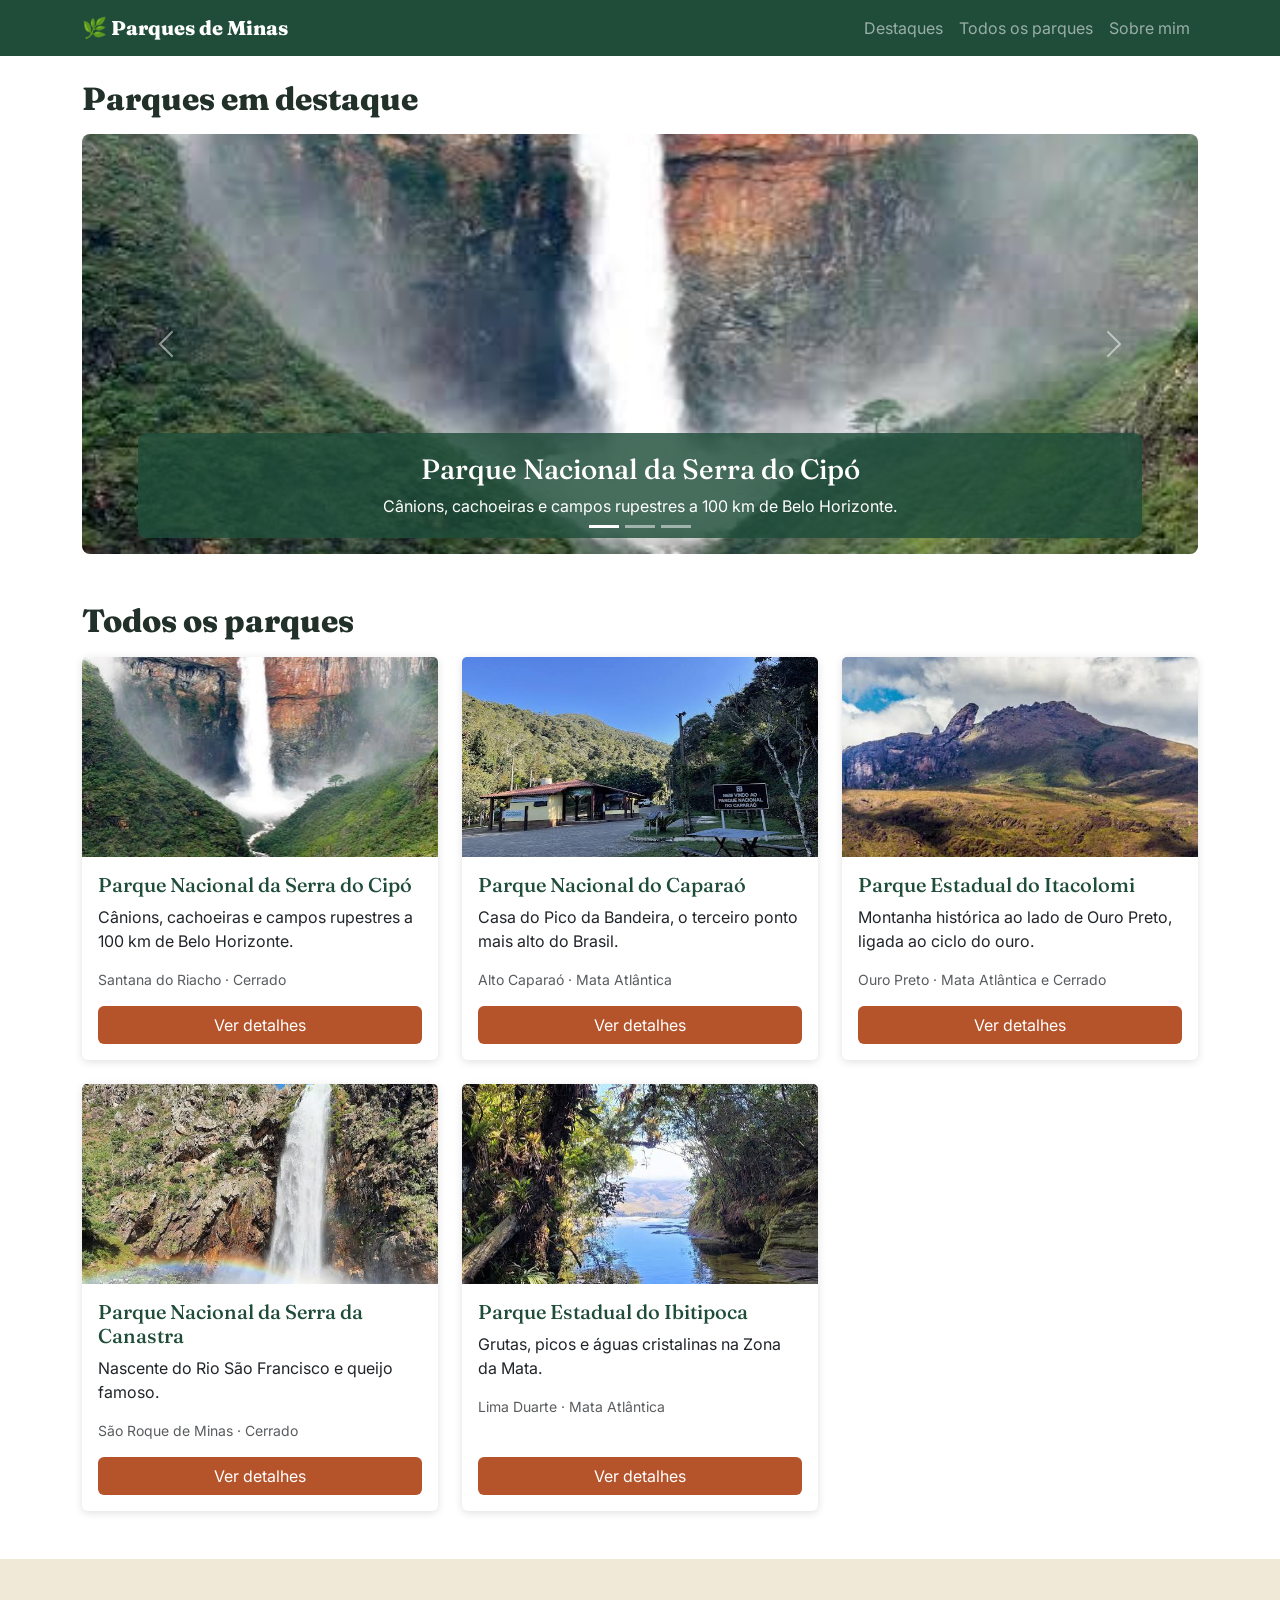
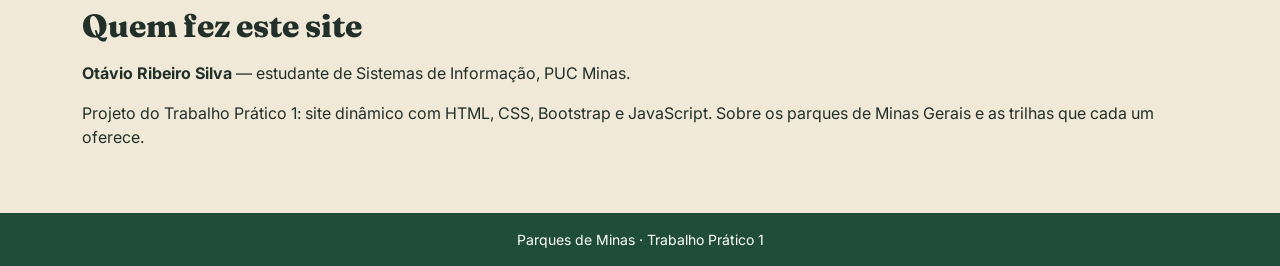
<file: index.html>
<!DOCTYPE html>
<html lang="pt-BR">
<head>
  <meta charset="UTF-8">
  <meta name="viewport" content="width=device-width, initial-scale=1">
  <title>Parques de Minas</title>
  <link href="https://cdn.jsdelivr.net/npm/bootstrap@5.3.3/dist/css/bootstrap.min.css" rel="stylesheet">
  <link href="https://fonts.googleapis.com/css2?family=Fraunces:wght@600;800&family=Inter:wght@400;600&display=swap" rel="stylesheet">
  <link href="style.css" rel="stylesheet">
</head>
<body>
  <nav class="navbar navbar-expand-md bg-verde navbar-dark">
    <div class="container">
      <a class="navbar-brand logo" href="index.html">🌿 Parques de Minas</a>
      <button class="navbar-toggler" data-bs-toggle="collapse" data-bs-target="#menu" aria-label="Menu"><span class="navbar-toggler-icon"></span></button>
      <div class="collapse navbar-collapse" id="menu">
        <ul class="navbar-nav ms-auto">
          <li class="nav-item"><a class="nav-link" href="#destaques">Destaques</a></li>
          <li class="nav-item"><a class="nav-link" href="#parques">Todos os parques</a></li>
          <li class="nav-item"><a class="nav-link" href="#autor">Sobre mim</a></li>
        </ul>
      </div>
    </div>
  </nav>

  <main>
    <section id="destaques" class="container my-4">
      <h2>Parques em destaque</h2>
      <div id="carrossel" class="carousel slide" data-bs-ride="carousel"></div>
    </section>

    <section id="parques" class="container my-5">
      <h2>Todos os parques</h2>
      <div id="lista-cards" class="row g-4"></div>
    </section>

    <section id="autor" class="bg-areia py-5">
      <div class="container">
        <div class="row align-items-center g-4">
          <div class="col-12">
            <h2>Quem fez este site</h2>
            <p><strong>Otávio Ribeiro Silva</strong> — estudante de Sistemas de Informação, PUC Minas.</p>
            <p>Projeto do Trabalho Prático 1: site dinâmico com HTML, CSS, Bootstrap e JavaScript. Sobre os parques de Minas Gerais e as trilhas que cada um oferece.</p>
          </div>
        </div>
      </div>
    </section>
  </main>

  <footer class="bg-verde text-white text-center py-3 small">Parques de Minas · Trabalho Prático 1</footer>

  <script src="https://cdn.jsdelivr.net/npm/bootstrap@5.3.3/dist/js/bootstrap.bundle.min.js"></script>
  <script src="app.js"></script>
  <script>montarHome();</script>
</body>
</html>
</file>
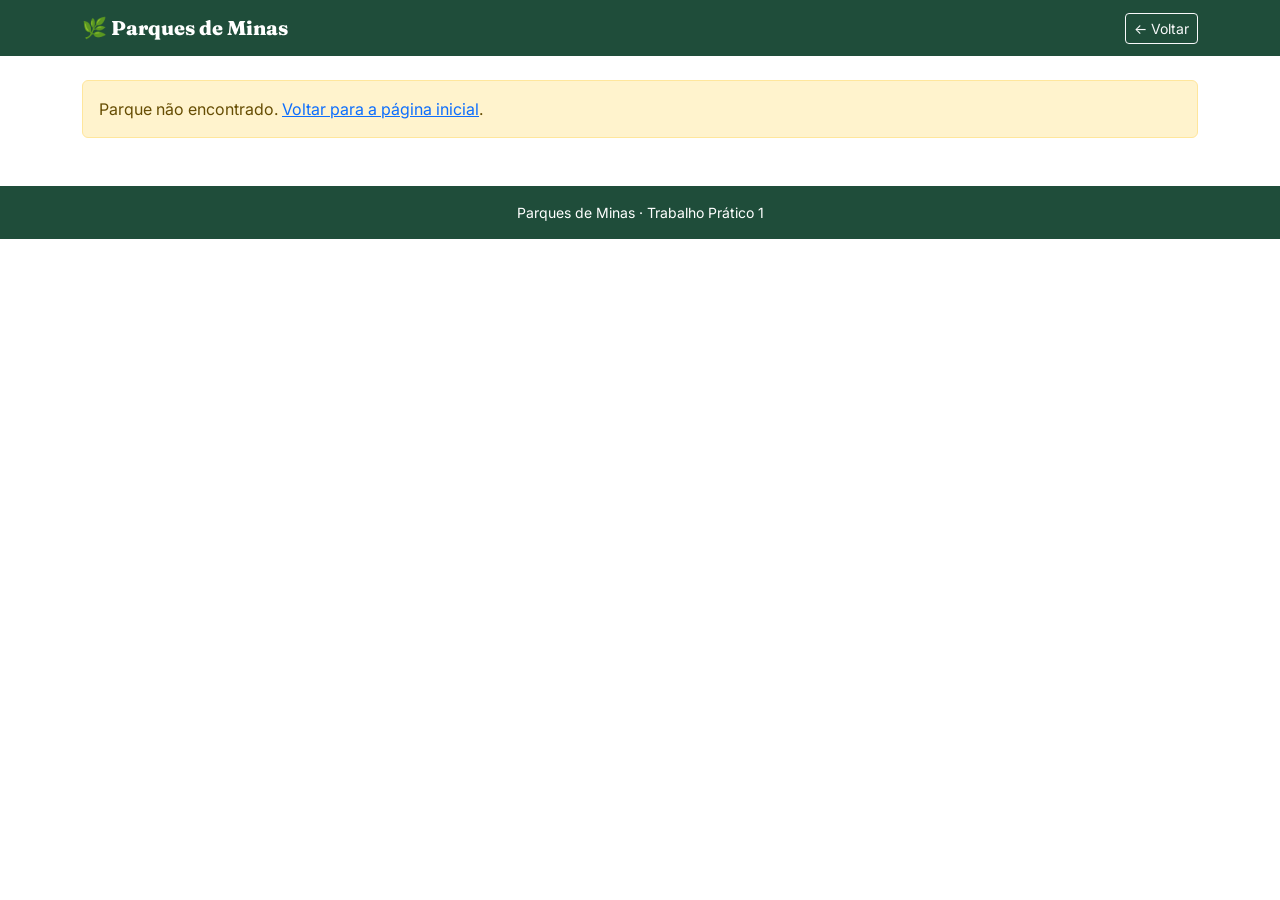
<file: detalhe.html>
<!DOCTYPE html>
<html lang="pt-BR">
<head>
  <meta charset="UTF-8">
  <meta name="viewport" content="width=device-width, initial-scale=1">
  <title>Detalhes do parque</title>
  <link href="https://cdn.jsdelivr.net/npm/bootstrap@5.3.3/dist/css/bootstrap.min.css" rel="stylesheet">
  <link href="https://fonts.googleapis.com/css2?family=Fraunces:wght@600;800&family=Inter:wght@400;600&display=swap" rel="stylesheet">
  <link href="style.css" rel="stylesheet">
</head>
<body>
  <nav class="navbar bg-verde navbar-dark">
    <div class="container">
      <a class="navbar-brand logo" href="index.html">🌿 Parques de Minas</a>
      <a class="btn btn-outline-light btn-sm" href="index.html">← Voltar</a>
    </div>
  </nav>
  <main class="container my-4">
    <section id="info-geral"></section>
    <section id="fotos" class="mt-5"></section>
  </main>
  <footer class="bg-verde text-white text-center py-3 small mt-5">Parques de Minas · Trabalho Prático 1</footer>
  <script src="https://cdn.jsdelivr.net/npm/bootstrap@5.3.3/dist/js/bootstrap.bundle.min.js"></script>
  <script src="app.js"></script>
  <script>montarDetalhe();</script>
</body>
</html>
</file>
<file: style.css>
:root { --verde:#1f4d3a; --areia:#f1e9d8; --terra:#b5532a; --texto:#22302a; }
body { font-family:'Inter',sans-serif; color:var(--texto); }
h1,h2,h3,.logo { font-family:'Fraunces',serif; }
.bg-verde { background:var(--verde); }
.bg-areia { background:var(--areia); }
.logo { font-weight:800; }
h2 { font-weight:800; margin-bottom:1rem; }
.carousel-item img { width:100%; height:420px; object-fit:cover; border-radius:.5rem; }
.carousel-caption { background:rgba(31,77,58,.82); border-radius:.5rem; left:5%; right:5%; bottom:1rem; }
.card img { height:200px; object-fit:cover; }
.card { border:0; box-shadow:0 2px 8px rgba(0,0,0,.12); }
.card-title a { color:var(--verde); text-decoration:none; }
.card-title a:hover { color:var(--terra); }
.btn-terra { background:var(--terra); color:#fff; }
.btn-terra:hover { background:#92421f; color:#fff; }
.autor-foto { width:160px; height:160px; object-fit:cover; }
.detalhe-img { width:100%; max-height:420px; object-fit:cover; border-radius:.5rem; }
.ficha dt { color:var(--terra); }
.ficha dd { margin-bottom:.6rem; }
.foto-item img { height:220px; object-fit:cover; width:100%; }
@media (max-width:576px) {
  .carousel-item img { height:260px; }
  .carousel-caption { position:static; border-radius:0 0 .5rem .5rem; }
}
</file>
